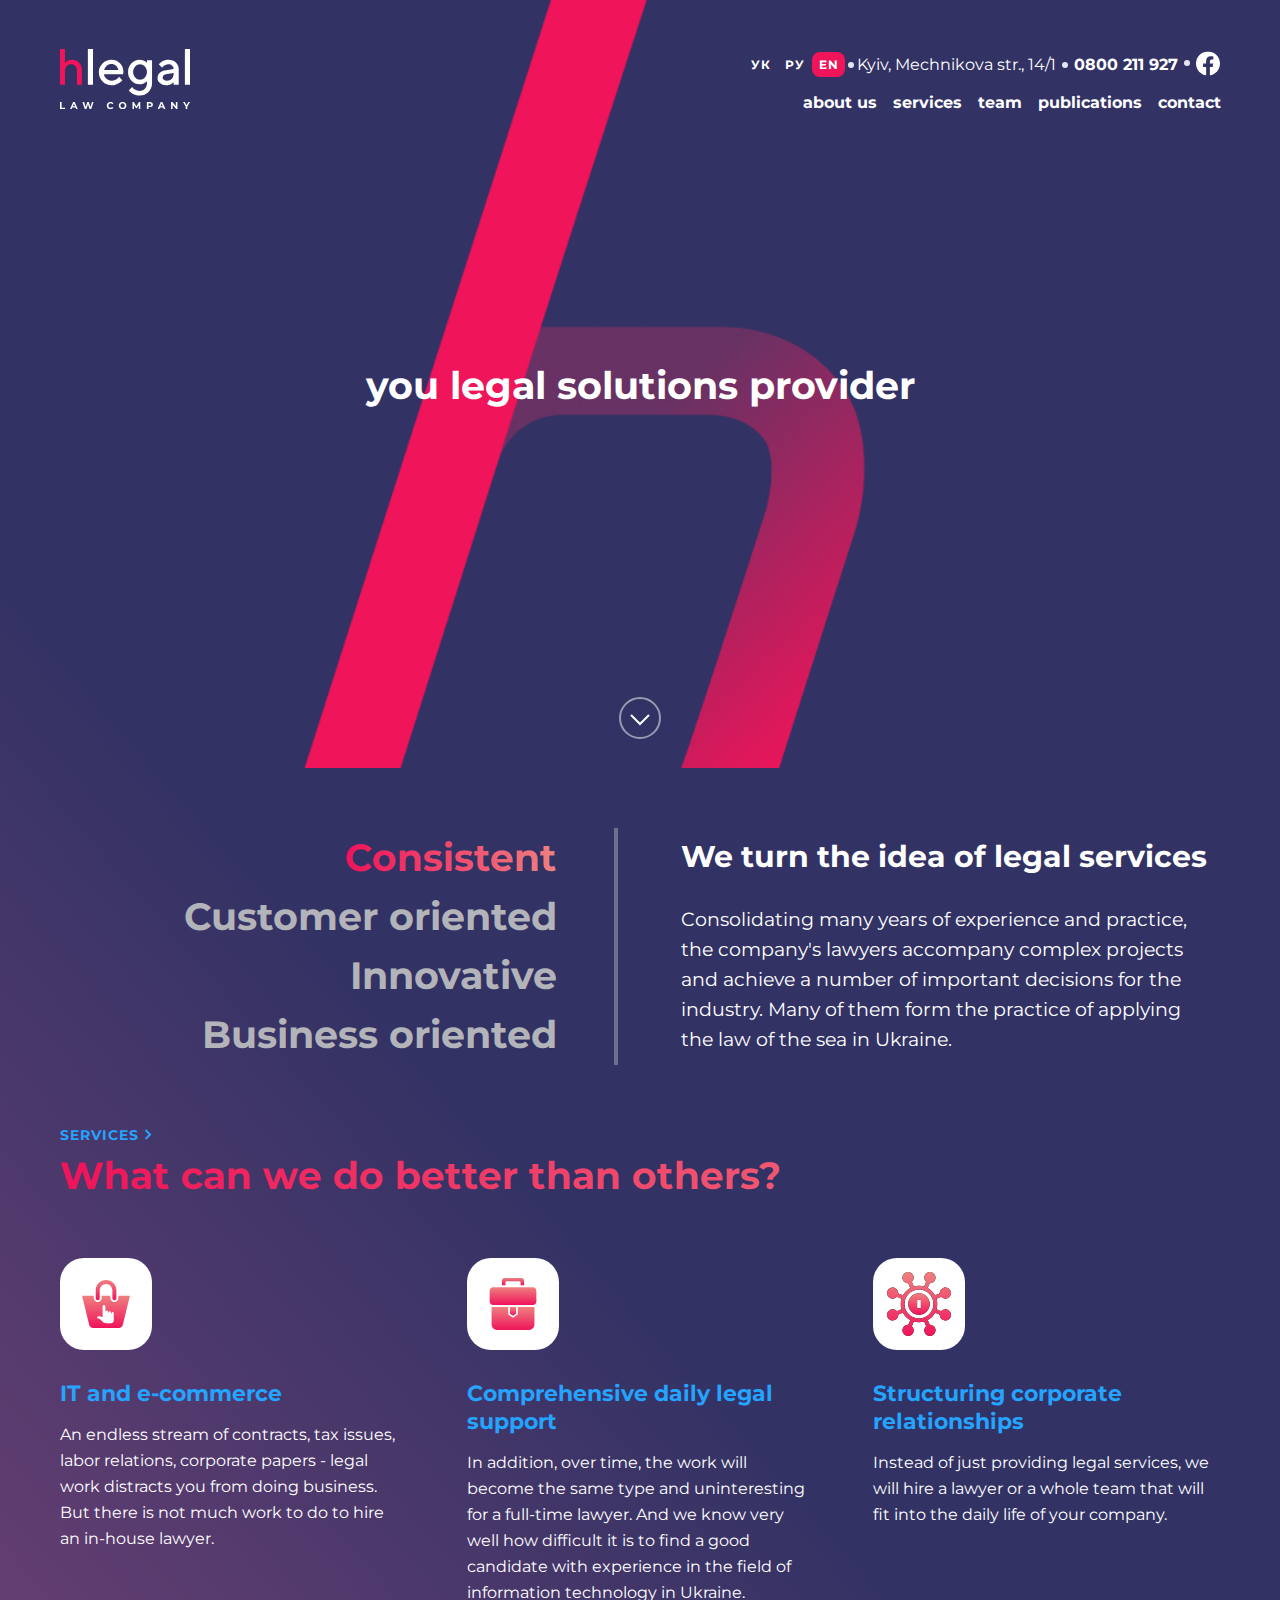
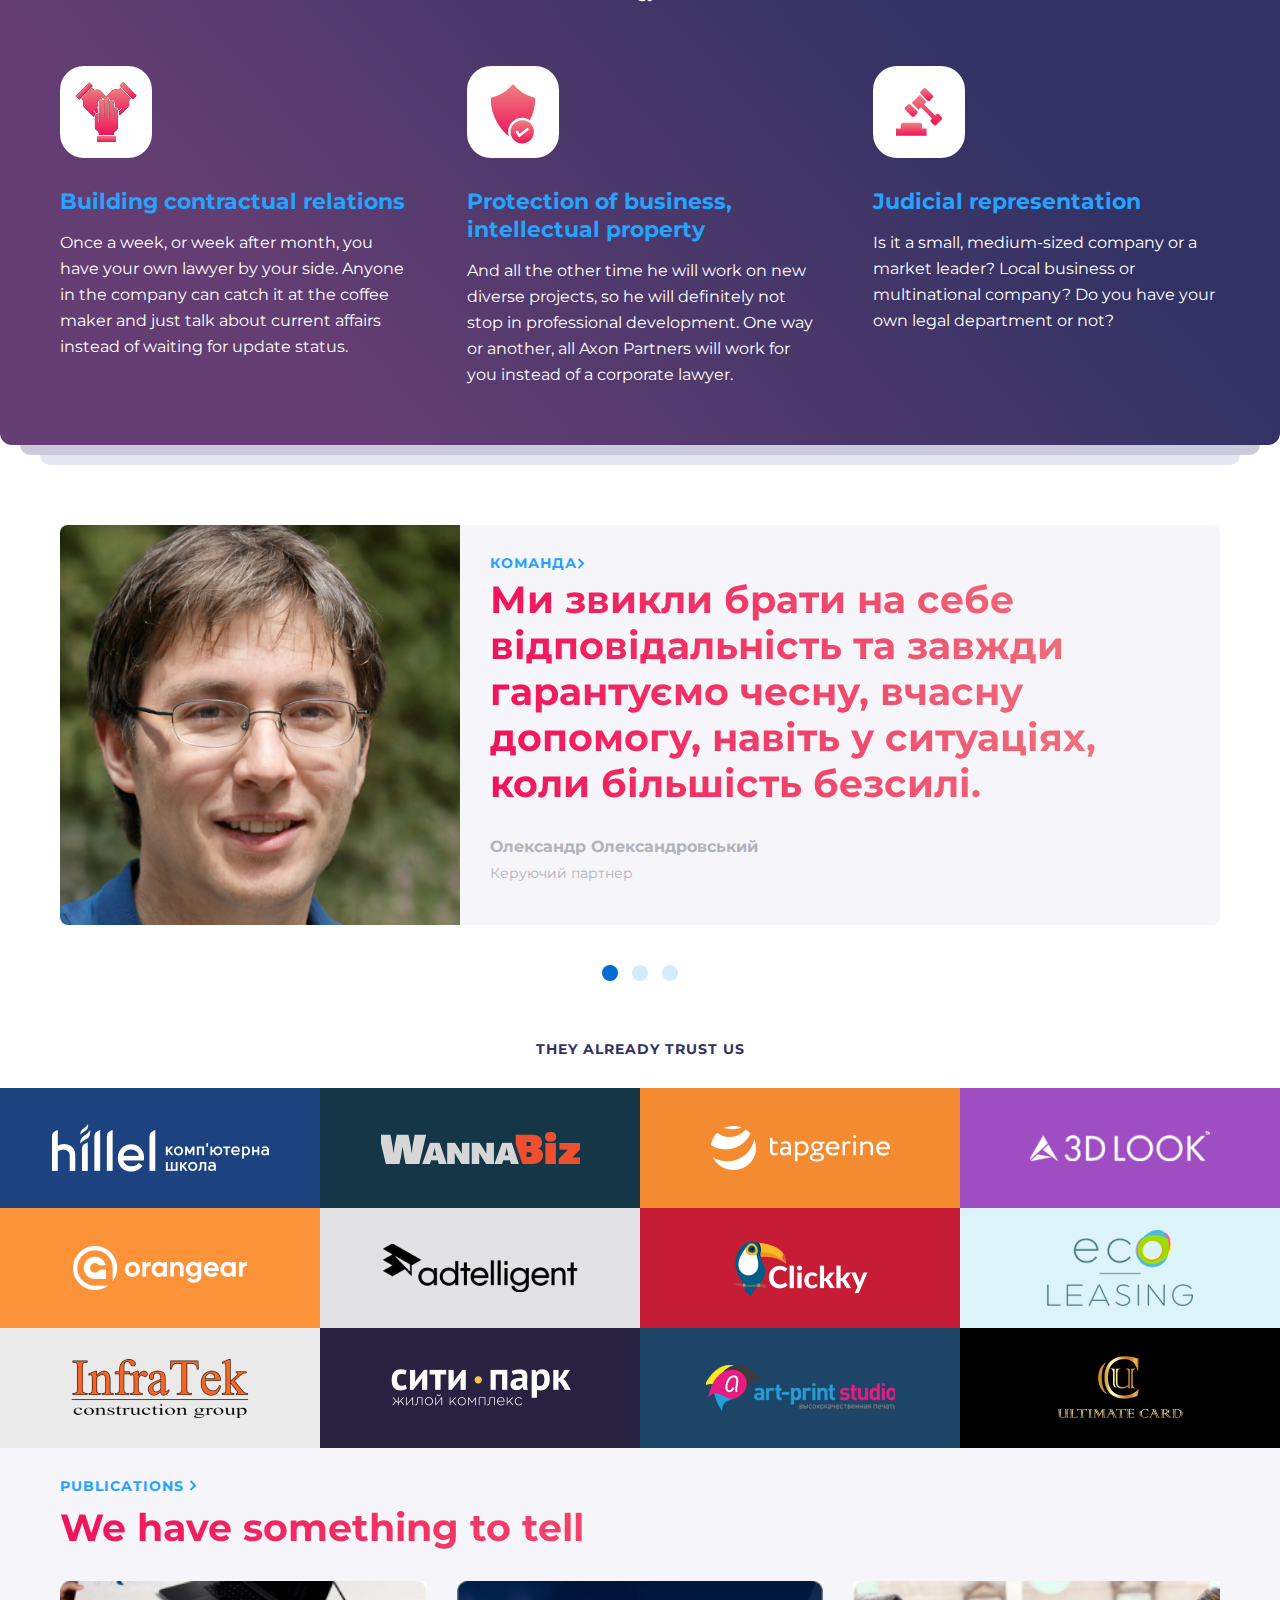
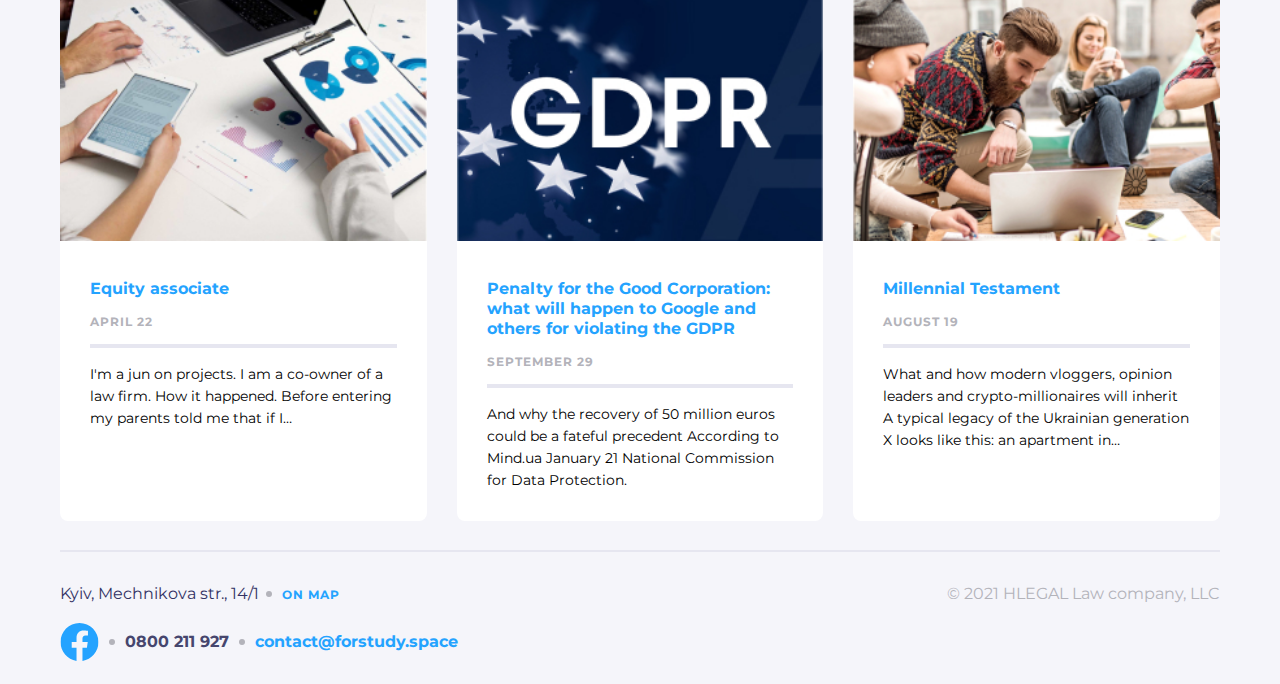
<file: app/index.html>
<!DOCTYPE html>
<html lang="en">
<head>
    <meta charset="UTF-8">
    <meta http-equiv="X-UA-Compatible" content="IE=edge">
    <meta name="viewport" content="width=device-width, initial-scale=1.0">
    <link rel="preload" as="font" href="fonts/montserrat-regular.woff2" type="font/woff2" crossorigin="anonymous">
    <link rel="preload" as="font" href="fonts/montserrat-bold.woff2" type="font/woff2" crossorigin="anonymous">
    <link rel="stylesheet" href="css/slick.css">
    <link rel="stylesheet" href="css/style.css">
    <title>Document</title>
</head>
<body class="body">
    <div class="header-background">
        <div class="header-background__img">
            <header class="header container-big">
                <div class="header__lang-contact">
                    <a class="header__lang-contact__btn" href="#">УК</a>
                    <a class="header__lang-contact__btn" href="#">РУ</a>
                    <a class="header__lang-contact__btn is-active" href="#">EN</a>
                    <p class="header__lang-contact__adress">Kyiv, Mechnikova str., 14/1</p>
                    <a class="header__lang-contact__phone" href="tel:0800211927">0800 211 927</a>
                    <a class="header__lang-contact__fb" href="#">
                        <svg width="24" height="25" viewBox="0 0 24 25" fill="none" xmlns="http://www.w3.org/2000/svg">
                            <g clip-path="url(#clip0_28051_1490)">
                                <path d="M24 12.5733C24 5.90541 18.6274 0.5 12 0.5C5.37258 0.5 0 5.90541 0 12.5733C0 18.5995 4.38823 23.5943 10.125 24.5V16.0633H7.07813V12.5733H10.125V9.91343C10.125 6.88755 11.9165 5.21615 14.6576 5.21615C15.9705 5.21615 17.3438 5.45195 17.3438 5.45195V8.42313H15.8306C14.3399 8.42313 13.875 9.35379 13.875 10.3086V12.5733H17.2031L16.6711 16.0633H13.875V24.5C19.6118 23.5943 24 18.5995 24 12.5733Z" fill="white"/>
                            </g>
                            <defs>
                                <clipPath id="clip0_28051_1490">
                                    <rect width="24" height="24" fill="white" transform="translate(0 0.5)"/>
                                </clipPath>
                            </defs>
                        </svg>
                    </a>
                </div>
                <div class="header__logo">
                    <a class="header__logo__mobile" href="#"><img src="img/logo_mobile.svg" alt="logo_mobile" width="74" height="57"></a>
                    <a class="header__logo__desktop" href="#"><img src="img/logo_desktop.svg" alt="logo_mobile" width="130" height="60"></a>
                </div>
                <button class="header__nav-btn" type="button"><img src="img/humburger_button.svg" alt="navigation_button"></button>
                <ul class="header__nav">
                    <li><a class="header__nav__link" href="about_us.html">about us</a></li>
                    <li><a class="header__nav__link" href="#">services</a></li>
                    <li><a class="header__nav__link" href="#">team</a></li>
                    <li><a class="header__nav__link" href="#">publications</a></li>
                    <li><a class="header__nav__link" href="#">contact</a></li>
                </ul>
            </header>
            <div class="first-blue-block container">
                <p class="first-blue-block__content">you legal solutions provider</p>
                <a class="first-blue-block_link" href="#third-blue-block__link">
                    <svg width="42" height="42" viewBox="0 0 42 42" fill="none" xmlns="http://www.w3.org/2000/svg">
                    <circle opacity="0.5" cx="21" cy="21" r="20" stroke="white" stroke-width="2"/>
                    <path d="M12 18L21 27L30 18" stroke="white" stroke-width="2"/>
                    </svg>
                </a>
            </div>
            <div class="second-blue-block container-big">
                <ul class="second-blue-block__nav">
                    <li><a class="is-active" href="#">Consistent</a></li>
                    <li><a href="#">Customer oriented</a></li>
                    <li><a href="#">Innovative</a></li>
                    <li><a href="#">Business oriented</a></li>
                </ul>
                <div class="second-blue-block__description">
                    <h2 class="second-blue-block__description__header">We turn the idea of legal services</h2>
                    <p class="second-blue-block__description__content">Consolidating many years of experience and practice, the company's lawyers accompany complex projects and achieve a number of important decisions for the industry. Many of them form the practice of applying the law of the sea in Ukraine.</p>
                </div>
                </div>
            <div class="third-blue-block container">
                <a id="third-blue-block__link" href="#">Services <img src="img/link_arrow.svg" alt="link_services"></a>
                <p class="third-blue-block__header">What can we do better than others?</p>
            </div>
            <div class="service-card-block container">
                <div class="service-card-blockd__card">
                    <img class="service-card-block__card__img" src="img/e-commerce_icon.svg" alt="e-commerce_icon">
                    <h3 class="service-card-block__card__card-header"><a href="#">IT and e-commerce</a></h3>
                    <p class="service-card-block__card__content">An endless stream of contracts, tax issues, labor relations, corporate papers - legal work distracts you from doing business. But there is not much work to do to hire an in-house lawyer.</p>
                </div>
                <div class="service-card-block__card">
                    <img class="service-card-block__card__img" src="img/legal_support_icon.svg" alt="e-commerce_icon">
                    <h3 class="service-card-block__card__card-header"><a href="#">Comprehensive daily legal support</a></h3>
                    <p class="service-card-block__card__content">In addition, over time, the work will become the same type and uninteresting for a full-time lawyer. And we know very well how difficult it is to find a good candidate with experience in the field of information technology in Ukraine.</p>
                </div>
                <div class="service-card-block__card">
                    <img class="service-card-block__card__img" src="img/corporate_relationship_icon.svg" alt="e-commerce_icon">
                    <h3 class="service-card-block__card__card-header"><a href="#">Structuring corporate relationships</a></h3>
                    <p class="service-card-block__card__content">Instead of just providing legal services, we will hire a lawyer or a whole team that will fit into the daily life of your company.</p>
                </div>
                <div class="service-card-block__card">
                    <img class="service-card-block__card__img" src="img/building_relations_icon.svg" alt="e-commerce_icon">
                    <h3 class="service-card-block__card__card-header"><a href="#">Building contractual relations</a></h3>
                    <p class="service-card-block__card__content">Once a week, or week after month, you have your own lawyer by your side. Anyone in the company can catch it at the coffee maker and just talk about current affairs instead of waiting for update status.</p>
                </div>
                <div class="service-card-block__card">
                    <img class="service-card-block__card__img" src="img/protection_icon.svg" alt="e-commerce_icon">
                    <h3 class="service-card-block__card__card-header"><a href="#">Protection of business, intellectual property</a></h3>
                    <p class="service-card-block__card__content">And all the other time he will work on new diverse projects, so he will definitely not stop in professional development. One way or another, all Axon Partners will work for you instead of a corporate lawyer.</p>
                </div>
                <div class="service-card-block__card">
                    <img class="service-card-block__card__img" src="img/judicial_icon.svg" alt="e-commerce_icon">
                    <h3 class="service-card-block__card__card-header"><a href="#">Judicial representation</a></h3>
                    <p class="service-card-block__card__content">Is it a small, medium-sized company or a market leader? Local business or multinational company? Do you have your own legal department or not?</p>
                </div>
            </div>
        </div>
    </div>
    <main>
        <div class="container">
            <div class="main-slider-block js-team-slider">
                <div class="main-slider-content">
                    <div class="main-slider-card">
                        <img class="main-slider-card__img" src="img/team_img.jpg" srcset="img/team_img@2x.jpg 2x" alt="team_img" width="528" height="528">
                        <div class="main-slider-card__content">
                            <a class="main-slider-card__content__link" href="#">команда <img src="img/link_arrow.svg" alt="team_link_arrow"></a>
                            <p class="main-slider-card__content__text">Ми звикли брати на себе відповідальність та завжди гарантуємо чесну, вчасну допомогу, навіть у ситуаціях, коли більшість безсилі.</p>
                            <p class="main-slider-card__content__name">Олександр Олександровський</p>
                            <p class="main-slider-card__content__profession">Керуючий партнер</p>
                        </div>
                    </div>
                </div>
                <div class="main-slider-content">
                    <div class="main-slider-card">
                        <img class="main-slider-card__img" src="img/team_girl_img.jpg" srcset="img/team_girl_img@2x.jpg 2x" alt="team_girl_img" width="528" height="528">
                        <div class="main-slider-card__content">
                            <a class="main-slider-card__content__link" href="#">команда <img src="img/link_arrow.svg" alt="team_link_arrow"></a>
                            <p class="main-slider-card__content__text">Ми звикли брати на себе відповідальність та завжди гарантуємо чесну, вчасну допомогу, навіть у ситуаціях, коли більшість безсилі.</p>
                            <p class="main-slider-card__content__name">Олена Кобзар</p>
                            <p class="main-slider-card__content__profession">Правовий партнер</p>
                        </div>
                    </div>
                </div>
                <div class="main-slider-content">
                    <div class="main-slider-card">
                        <img class="main-slider-card__img" src="img/team_boy_img.jpg" srcset="img/team_boy_img@2x.jpg 2x" alt="team_boy_img" width="528" height="528">
                        <div class="main-slider-card__content">
                            <a class="main-slider-card__content__link" href="#">команда <img src="img/link_arrow.svg" alt="team_link_arrow"></a>
                            <p class="main-slider-card__content__text">Ми звикли брати на себе відповідальність та завжди гарантуємо чесну, вчасну допомогу, навіть у ситуаціях, коли більшість безсилі.</p>
                            <p class="main-slider-card__content__name">Сергій Бін</p>
                            <p class="main-slider-card__content__profession">Асистент</p>
                        </div>
                    </div>
                </div>
             </div>
        </div>
         <section class="main-first-section container-big">
            <h3 class="main-first-section__headder">They already trust us</h3>
            <div class="main-first-section__content">
                <div class="main-first-section__content__hillel-img">
                    <img src="img/hillel_img.png" alt="hillel_img">
                </div>
                <div class="main-first-section__content__wanna-biz-img">
                    <img  src="img/wanna_biz_img.png" alt="wanna_biz_img">
                </div>
                <div class="main-first-section__content__tapgerine-img">
                    <img src="img/tapgerine_img.png" alt="tapgerine_img">
                </div>
                <div class="main-first-section__content__3d-look-img">
                    <img src="img/3d_look_img.png" alt="3d_look_img">
                </div>
                <div class="main-first-section__content__orangegear-img">
                    <img src="img/orangegear_img.png" alt="orangegear_img">
                </div>
                <div class="main-first-section__content__adtelige-img">
                    <img src="img/adtelige_img.png" alt="adtelige_img">
                </div>
                <div class="main-first-section__content__clickky-img">
                    <img src="img/clickky_img.png" alt="clickky_img">
                </div>
                <div class="main-first-section__content__ecol-easing-img">
                    <img src="img/ecol_easing_img.png" alt="ecol_easing_img">
                </div>
                <div class="main-first-section__content__infra-tek-img">
                    <img src="img/infra_tek_img.png" alt="infra_tek_img">
                </div>
                <div class="main-first-section__content__city-park-img">
                    <img src="img/city_park_img.png" alt="city_park_img">
                </div>
                <div class="main-first-section__content__art-print-studio-img">
                    <img src="img/art_print_studio_img.png" alt="art_print_studio_img">
                </div>
                <div class="main-first-section__content__ultimate-card-img">
                    <img src="img/ultimate_card_img.png" alt="ultimate_card_img">
                </div>
            </div>
         </section>
         <div class="main-second-section-background container">
            <section class="main-second-section">
                <a class="main-second-section__link" href="#">Publications <img src="img/link_arrow.svg" alt="team_link_arrow"></a>
                <h2 class="main-second-section__headder">We have something to tell</h2>
                <div class="main-second-section__card-block">
                    <div class="main-second-section__card">
                        <a href="#">
                            <picture>
                                <source class="main-second-section__card__img" media="(min-width:992px)" srcset="img/ecuity_associate_tablet_hd_img.jpg 1x, img/ecuity_associate_tablet_hd_img@2x.jpg 2x ">
                                <source class="main-second-section__card__img" media="(min-width:700px)" srcset="img/ecuity_associate_img.jpg 1x, img/ecuity_associate_tablet_sd_img@2x.jpg 2x ">
                                <img class="main-second-section__card__img" src="img/ecuity_associate_mobile.jpg" srcset="img/ecuity_associate_mobile@2x.jpg 2x" alt="ecuity_associate_img">
                            </picture>
                        </a>
                        <h3 class="main-second-section__card__headder"><a href="#">Equity associate</a></h3>
                        <p class="main-second-section__card__date">April 22</p>
                        <p class="main-second-section__card__description">I'm a jun on projects. I am a co-owner of a law firm. How it happened. Before entering my parents told me that if I…</p>
                    </div>
                    <div class="main-second-section__card">
                        <a href="#">
                            <picture>
                                <source class="main-second-section__card__img" media="(min-width:992px)" srcset="img/gdpr_tablet_hd_img.jpg 1x, img/gdpr_tablet_hd_img@2x.jpg 2x ">
                                <source class="main-second-section__card__img" media="(min-width:700px)" srcset="img/gdpr_img.jpg 1x, img/gdpr_tablet_sd_img@2x.jpg 2x ">
                                <img class="main-second-section__card__img" src="img/gdpr_img_mobile.jpg" srcset="img/gdpr_img_mobile@2x.jpg 2x" alt="gdpr_img">
                            </picture>
                        </a>
                        <h3 class="main-second-section__card__headder"><a href="#">Penalty for the Good Corporation: what will happen to Google and others for violating the GDPR</a></h3>
                        <p class="main-second-section__card__date">September 29</p>
                        <p class="main-second-section__card__description">And why the recovery of 50 million euros could be a fateful precedent According to Mind.ua January 21 National Commission for Data Protection.</p>
                    </div>
                    <div class="main-second-section__card third-card">
                        <a href="#">
                            <picture>
                                <source class="main-second-section__card__img third-card__img" media="(min-width:992px)" srcset="img/millennial_testment_tablet_hd_img.jpg 1x, img/millennial_testment_tablet_hd_img@2x.jpg 2x ">
                                <source class="main-second-section__card__img third-card__img" media="(min-width:700px)" srcset="img/millennial_testment_img.jpg 1x, img/millennial_testment_tablet_sd_img@2x.jpg 2x ">
                                <img class="main-second-section__card__img third-card__img" src="img/millennial_testment_mobile_img.jpg" srcset="img/millennial_testment_mobile_img@2x.jpg 2x" alt="millennial_testment_img">
                            </picture>
                        </a>
                        <h3 class="main-second-section__card__headder"><a href="#">Millennial Testament</a></h3>
                        <p class="main-second-section__card__date">August 19</p>
                        <p class="main-second-section__card__description">What and how modern vloggers, opinion leaders and crypto-millionaires will inherit A typical legacy of the Ukrainian generation X looks like this: an apartment in…</p>
                    </div>
                </div>
            </section>
         </div>
    </main>
    <div class="footer-background">
        <footer class="footer container">
            <div class="footer__adress-block">
                <p class="footer__adress-block__adress">Kyiv, Mechnikova str., 14/1</p>
                <a class="footer__adress-block__map" href="#">On map</a>
            </div>
            <div class="footer__contact-block">
                <a class="footer__contact-block__fb" href="#">
                    <svg width="39" height="38" viewBox="0 0 39 38" fill="none" xmlns="http://www.w3.org/2000/svg">
                        <g clip-path="url(#clip0_28051_320)">
                            <path d="M38.5 19.1161C38.5 8.55857 29.9934 0 19.5 0C9.00658 0 0.5 8.55857 0.5 19.1161C0.5 28.6575 7.44803 36.5659 16.5312 38V24.6419H11.707V19.1161H16.5312V14.9046C16.5312 10.1136 19.3678 7.46723 23.7078 7.46723C25.7866 7.46723 27.9609 7.84059 27.9609 7.84059V12.545H25.5651C23.2048 12.545 22.4688 14.0185 22.4688 15.5302V19.1161H27.7383L26.8959 24.6419H22.4688V38C31.552 36.5659 38.5 28.6575 38.5 19.1161Z" fill="#24A3FF"/>
                        </g>
                        <defs>
                        <clipPath id="clip0_28051_320">
                            <rect width="38" height="38" fill="white" transform="translate(0.5)"/>
                        </clipPath>
                        </defs>
                    </svg>
                </a>
                <a class="footer__contact-block__tel" href="tel:0800211927">0800 211 927</a>
                <a class="footer__contact-block__e-mail" href="mailto:contact@forstudy.space">contact@forstudy.space</a>
            </div>
            <p class="footer__company-name">© 2021 HLEGAL Law company, LLC</p>
        </footer>
    </div>
    <script
        src="https://code.jquery.com/jquery-3.6.0.min.js"
        integrity="sha256-/xUj+3OJU5yExlq6GSYGSHk7tPXikynS7ogEvDej/m4="
        crossorigin="anonymous">
    </script>
    <script src="js/all.js"></script>
</body>
</html>
</file>
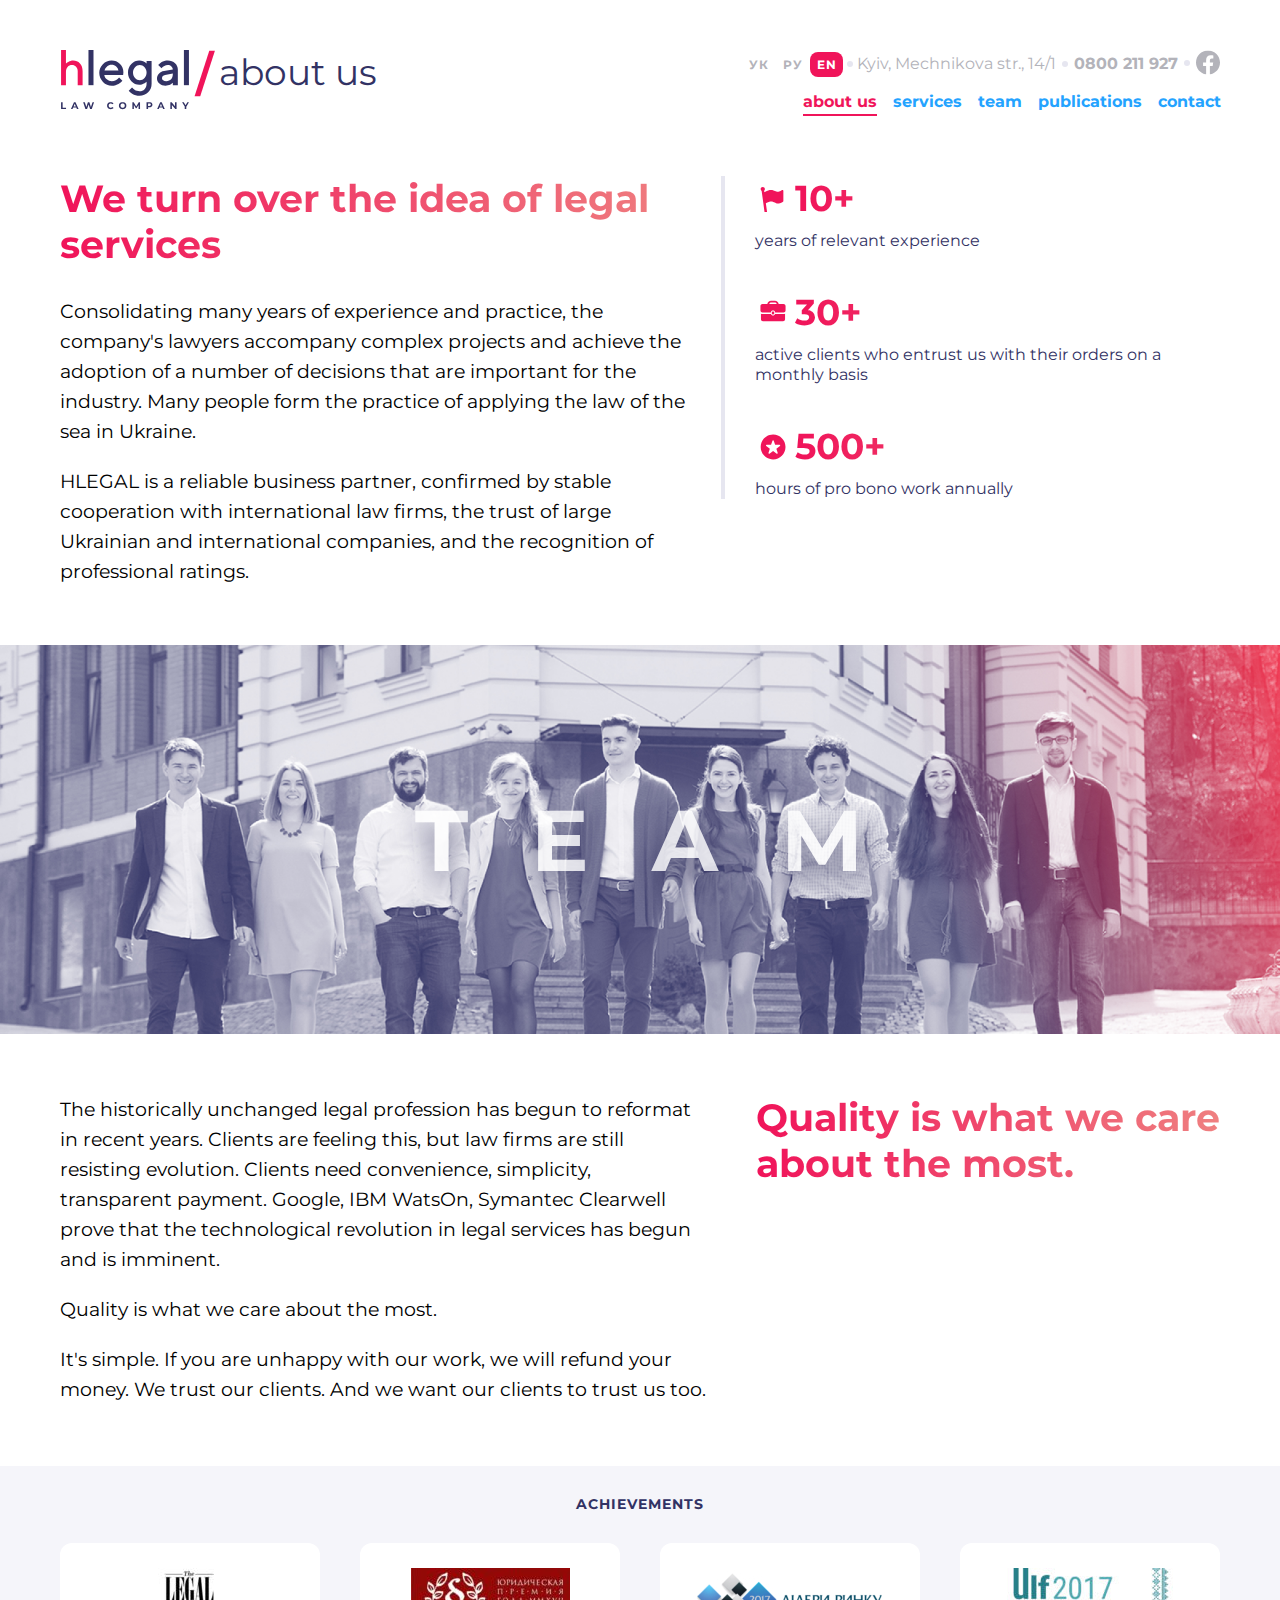
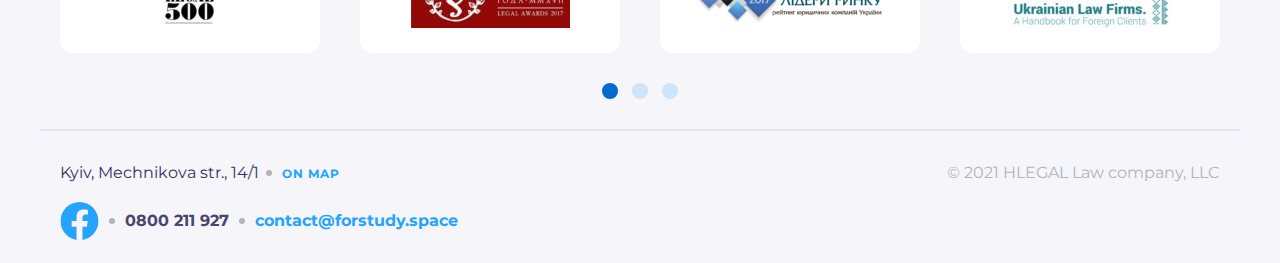
<file: app/about_us.html>
<!DOCTYPE html>
<html lang="en">
<head>
    <meta charset="UTF-8">
    <meta http-equiv="X-UA-Compatible" content="IE=edge">
    <meta name="viewport" content="width=device-width, initial-scale=1.0">
    <link rel="preload" as="font" href="fonts/montserrat-regular.woff2" type="font/woff2" crossorigin="anonymous">
    <link rel="preload" as="font" href="fonts/montserrat-bold.woff2" type="font/woff2" crossorigin="anonymous">
    <link rel="stylesheet" href="css/slick.css">
    <link rel="stylesheet" href="css/style_about_us.css">
    <title>Document</title>
</head>
<body class="body">
    <header class="header container-big">
        <div class="header__lang-contact">
            <a class="header__lang-contact__btn" href="#">УК</a>
            <a class="header__lang-contact__btn" href="#">РУ</a>
            <a class="header__lang-contact__btn is-active" href="#">EN</a>
            <p class="header__lang-contact__adress">Kyiv, Mechnikova str., 14/1</p>
            <a class="header__lang-contact__phone" href="tel:0800211927">0800 211 927</a>
            <a class="header__lang-contact__fb" href="#">
                <svg width="24" height="25" viewBox="0 0 24 25" fill="none" xmlns="http://www.w3.org/2000/svg">
                    <g clip-path="url(#clip0_28051_1490)">
                        <path d="M24 12.5733C24 5.90541 18.6274 0.5 12 0.5C5.37258 0.5 0 5.90541 0 12.5733C0 18.5995 4.38823 23.5943 10.125 24.5V16.0633H7.07813V12.5733H10.125V9.91343C10.125 6.88755 11.9165 5.21615 14.6576 5.21615C15.9705 5.21615 17.3438 5.45195 17.3438 5.45195V8.42313H15.8306C14.3399 8.42313 13.875 9.35379 13.875 10.3086V12.5733H17.2031L16.6711 16.0633H13.875V24.5C19.6118 23.5943 24 18.5995 24 12.5733Z" fill="white"/>
                    </g>
                    <defs>
                        <clipPath id="clip0_28051_1490">
                            <rect width="24" height="24" fill="white" transform="translate(0 0.5)"/>
                        </clipPath>
                    </defs>
                </svg>
            </a>
        </div>
        <div class="header__logo">
            <a class="header__logo__mobile" href="index.html" aria-label="logo"> <img src="img/logo_mobile_white_bkg.svg" alt="logo" width="70" height="32"> </a>
            <a class="header__logo__desktop" href="index.html" aria-label="logo"> <img src="img/logo_desktop_white_bkg.svg" alt="logo" width="130" height="60"> </a>
            <!-- <img class="header__logo__slash" src="img/slash_img.svg" alt="slash_img"> -->
            <span class="header__logo__bread-crumbs">about us</span>
        </div>
        <button class="header__nav-btn" type="button">
            <svg width="32" height="33" viewBox="0 0 32 33" fill="none" xmlns="http://www.w3.org/2000/svg">
                <path d="M7 10.5H25" stroke="white" stroke-width="2"/>
                <path d="M7 16.5H25" stroke="white" stroke-width="2"/>
                <path d="M7 22.5H25" stroke="white" stroke-width="2"/>
            </svg>
        </button>
        <ul class="header__nav">
            <li><a class="header__nav__link header__nav__link-is-active" href="#">about us</a></li>
            <li><a class="header__nav__link" href="#">services</a></li>
            <li><a class="header__nav__link" href="#">team</a></li>
            <li><a class="header__nav__link" href="#">publications</a></li>
            <li><a class="header__nav__link" href="#">contact</a></li>
        </ul>
    </header>
    <main>
        <div class="main__first-block container">
            <div class="main__first-block">
                <div class="main__first-card">
                    <p class="main__first-card__header">We turn over the idea of legal services</p>
                    <p class="main__first-card__content">Consolidating many years of experience and practice, the company's lawyers accompany complex projects and achieve the adoption of a number of decisions that are important for the industry. Many people form the practice of applying the law of the sea in Ukraine.</p>
                    <p class="main__first-card__content">HLEGAL is a reliable business partner, confirmed by stable cooperation with international law firms, the trust of large Ukrainian and international companies, and the recognition of professional ratings.</p>
                </div>
                <ul class="main__first-list">
                    <li class="main__first-list__element">
                        <p class="main__first-list__number main__first-list-first-element">10+</p>
                        <p class="main__first-list__content">years of relevant experience</p>
                    </li>
                    <li class="main__first-list__element">
                        <p class="main__first-list__number main__first-list-second-element">30+</p>
                        <p class="main__first-list__content">active clients who entrust us with their orders on a monthly basis</p>
                    </li>
                    <li class="main__first-list__element main__first-list__last-element">
                        <p class="main__first-list__number main__first-list-third-element">500+</p>
                        <p class="main__first-list__content main__first-list__content-third">hours of pro bono work annually</p>
                    </li>
                </ul>
            </div>
        </div>
        <div class="main__team-slider-background container-big">
            <img class="main__team-slider-img" src="img/team_slider.jpg" srcset="img/team_slider@2x.jpg 2x" alt="team_slider" width="3840" height="1168">
            <p class="main__team-slider-content">Team</p>
        </div>
        <div class="main__second-block container">
            <div class="main__second-content-block">
                <p class="main__second-content-block__content">The historically unchanged legal profession has begun to reformat in recent years. Clients are feeling this, but law firms are still resisting evolution. Clients need convenience, simplicity, transparent payment. Google, IBM WatsOn, Symantec Clearwell prove that the technological revolution in legal services has begun and is imminent.</p>
                <p class="main__second-content-block__content">Quality is what we care about the most.</p>
                <p class="main__second-content-block__content">It's simple. If you are unhappy with our work, we will refund your money. We trust our clients. And we want our clients to trust us too.</p>
            </div>
            <p class="main__second-block__header">Quality is what we care about the most.</p>
        </div>
        <div class="main__achievements-slider-block container">
            <p class="main__achievements-slider-header">achievements</p>
            <div class="main__achievements-slider js-achievements-slider">
                <div class="main__achievements-slider__card">
                    <img class="main__achievements-slider__img" src="img/legal_img.png" alt="legal_img" width="80" height="60">
                </div>
                <div class="main__achievements-slider__card">
                <img class="main__achievements-slider__img" src="img/juridical_award_img.jpg" alt="juridical_award_img" width="159" height="60">
                </div>
                <div class="main__achievements-slider__card">
                <img class="main__achievements-slider__img" src="img/liders_img.jpg" alt="liders_img" width="195" height="60">
                </div>
                <div class="main__achievements-slider__card">
                <img class="main__achievements-slider__img" src="img/ukrainian_law_firms_img.jpg" alt="ukrainian_law_firms_img" width="166" height="60">
                </div>
                <div class="main__achievements-slider__card">
                <img class="main__achievements-slider__img" src="img/juridical_award_img.jpg" alt="juridical_award_img" width="159" height="60">
                </div>
                <div class="main__achievements-slider__card">
                <img class="main__achievements-slider__img" src="img/liders_img.jpg" alt="liders_img" width="195" height="60">
                </div>
            </div>
        </div>
    </main>
    <div class="footer-background">
        <footer class="footer container">
            <div class="footer__adress-block">
                <p class="footer__adress-block__adress">Kyiv, Mechnikova str., 14/1</p>
                <a class="footer__adress-block__map" href="#">On map</a>
            </div>
            <div class="footer__contact-block">
                <a class="footer__contact-block__fb" href="#">
                    <svg width="39" height="38" viewBox="0 0 39 38" fill="none" xmlns="http://www.w3.org/2000/svg">
                        <g clip-path="url(#clip0_28051_320)">
                            <path d="M38.5 19.1161C38.5 8.55857 29.9934 0 19.5 0C9.00658 0 0.5 8.55857 0.5 19.1161C0.5 28.6575 7.44803 36.5659 16.5312 38V24.6419H11.707V19.1161H16.5312V14.9046C16.5312 10.1136 19.3678 7.46723 23.7078 7.46723C25.7866 7.46723 27.9609 7.84059 27.9609 7.84059V12.545H25.5651C23.2048 12.545 22.4688 14.0185 22.4688 15.5302V19.1161H27.7383L26.8959 24.6419H22.4688V38C31.552 36.5659 38.5 28.6575 38.5 19.1161Z" fill="#24A3FF"/>
                        </g>
                        <defs>
                        <clipPath id="clip0_28051_320">
                            <rect width="38" height="38" fill="white" transform="translate(0.5)"/>
                        </clipPath>
                        </defs>
                    </svg>
                </a>
                <a class="footer__contact-block__tel" href="tel:0800211927">0800 211 927</a>
                <a class="footer__contact-block__e-mail" href="mailto:contact@forstudy.space">contact@forstudy.space</a>
            </div>
            <p class="footer__company-name">© 2021 HLEGAL Law company, LLC</p>
        </footer>
    </div>
    <script
        src="https://code.jquery.com/jquery-3.6.0.min.js"
        integrity="sha256-/xUj+3OJU5yExlq6GSYGSHk7tPXikynS7ogEvDej/m4="
        crossorigin="anonymous">
    </script>
    <script src="js/all.js"></script>
</body>
</html>
</file>
<file: app/css/style.css>
@font-face {
  font-family: 'montserrat';
  src: url("../fonts/montserrat-regular.woff2") format("woff2");
  src: url("../fonts/montserrat-regular.woff") format("woff");
  font-weight: 400;
  font-style: normal;
}

@font-face {
  font-family: 'montserrat';
  src: url("../fonts/montserrat-bold.woff2") format("woff2");
  src: url("../fonts/montserrat-bold.woff") format("woff");
  font-weight: 700;
  font-style: normal;
}

* {
  -webkit-box-sizing: border-box;
          box-sizing: border-box;
  margin: 0;
}

html {
  scroll-behavior: smooth;
}

.body {
  font-family: 'montserrat', Arial, sans-serif;
  font-weight: 400;
  font-size: 16px;
  line-height: 26px;
  font-style: normal;
}

.container {
  min-width: 375px;
  max-width: 1320px;
  margin: 0 auto;
  padding: 0 30px;
}

.container-big {
  min-width: 375px;
  max-width: 1320px;
  margin: 0 auto;
}

@media screen and (min-width: 700px) {
  .container {
    padding: 0 60px;
  }
}

.header-background {
  background: linear-gradient(228.57deg, #323264 11.93%, #323264 57.17%, #643E72 87.46%);
  border-radius: 0px 0px 12px 12px;
  padding-bottom: 32px;
  position: relative;
  margin-bottom: 50px;
}

.header-background__img {
  background-image: url(../img/h_background_mobile.png);
  background-repeat: no-repeat;
  background-position: top center;
}

.header-background::after {
  content: '';
  position: absolute;
  height: 10px;
  background: #CACADB;
  left: 20px;
  right: 20px;
  bottom: -10px;
  border-radius: 0px 0px 12px 12px;
}

.header-background::before {
  content: '';
  position: absolute;
  height: 10px;
  background: #E7E7F2;
  left: 40px;
  right: 40px;
  bottom: -20px;
  border-radius: 0px 0px 12px 12px;
}

.header {
  display: grid;
  grid: -webkit-min-content -webkit-min-content / 45px 102px;
  grid: min-content min-content / 45px 102px;
  -webkit-box-pack: justify;
      -ms-flex-pack: justify;
          justify-content: space-between;
  -webkit-box-align: center;
      -ms-flex-align: center;
          align-items: center;
  margin-bottom: 123px;
}

.header .header__lang-contact {
  grid-column-start: 1;
  grid-column-end: 3;
  display: -webkit-box;
  display: -ms-flexbox;
  display: flex;
  padding: 10px 15px;
  background: rgba(245, 245, 250, 0.2);
}

.header .header__lang-contact__btn {
  text-decoration: none;
  font-weight: 700;
  font-size: 12px;
  line-height: 15px;
  -ms-flex-item-align: center;
      align-self: center;
  letter-spacing: 1px;
  color: #FFFFFF;
  padding: 5px 7px;
  background: transparent;
  border: none;
}

.header .header__lang-contact__btn:not(.is-active):hover {
  background: rgba(255, 255, 255, 0.2);
  border-radius: 8px;
}

.header .header__lang-contact__btn.is-active {
  width: 33px;
  height: 25px;
  background-color: #f0145a;
  border-radius: 8px;
}

.header .header__lang-contact__adress {
  display: none;
}

.header .header__lang-contact__phone {
  -ms-flex-item-align: center;
      align-self: center;
  text-decoration: none;
  font-weight: 700;
  font-size: 16px;
  line-height: 20px;
  margin-left: auto;
  color: #FFFFFF;
}

.header .header__lang-contact__fb {
  display: none;
}

@media screen and (min-width: 700px) {
  .header .header__lang-contact {
    grid-column-start: 1;
    grid-column-end: 2;
    padding: 49px 60px 10px;
    background: none;
    margin-bottom: 18px;
  }
  .header .header__lang-contact__adress {
    display: -webkit-box;
    display: -ms-flexbox;
    display: flex;
    -webkit-box-align: center;
        -ms-flex-align: center;
            align-items: center;
    line-height: 20px;
    color: #FFFFFF;
  }
  .header .header__lang-contact__phone {
    display: -webkit-box;
    display: -ms-flexbox;
    display: flex;
    -webkit-box-align: center;
        -ms-flex-align: center;
            align-items: center;
    margin-left: 0;
  }
  .header .header__lang-contact__fb {
    display: -webkit-box;
    display: -ms-flexbox;
    display: flex;
    -webkit-box-align: center;
        -ms-flex-align: center;
            align-items: center;
    margin-bottom: 3px;
  }
  .header .header__lang-contact__fb:hover path {
    fill: #f0145a;
  }
  .header .header__lang-contact__adress::before, .header .header__lang-contact__phone::before, .header .header__lang-contact__fb::before {
    content: "";
    background-color: #e6e6f0;
    border-radius: 50%;
    width: 6px;
    height: 6px;
    margin: 0 6px;
  }
}

@media screen and (min-width: 992px) {
  .header .header__lang-contact {
    grid-column: 2 / 3;
    padding: 0;
    margin: 0 60px 0 auto;
  }
  .header .header__lang-contact__adress::before {
    margin: 0 3px;
  }
}

.header__logo__mobile {
  display: block;
  margin-left: 15px;
}

.header__logo__desktop {
  display: none;
}

.header .header__nav-btn {
  justify-self: end;
  background-color: transparent;
  border: none;
  padding: 0 15px;
}

.header .header__nav-btn:hover {
  background: #e6e6f0;
  border-radius: 8px;
}

@media screen and (min-width: 700px) {
  .header .header__nav-btn {
    display: none;
  }
}

.header .header__nav {
  display: none;
  font-weight: 700;
  line-height: 20px;
  color: #FFFFFF;
}

@media screen and (min-width: 700px) {
  .header .header__nav {
    display: -webkit-box;
    display: -ms-flexbox;
    display: flex;
    padding-left: 60px;
    list-style: none;
  }
  .header .header__nav li {
    margin-right: 16px;
  }
  .header .header__nav a {
    text-decoration: none;
  }
  .header .header__nav a:hover {
    -webkit-box-shadow: 0 2px #FFFFFF;
            box-shadow: 0 2px #FFFFFF;
  }
  .header .header__nav__link {
    display: inline-block;
    font-weight: 700;
    line-height: 20px;
    color: #FFFFFF;
  }
}

@media screen and (min-width: 992px) {
  .header .header__nav {
    grid-row: -1 / -2;
    padding: 0;
    margin: 0 43px 0 auto;
    align-self: start;
  }
}

@media screen and (min-width: 700px) {
  .header-background {
    padding-bottom: 57px;
    margin-bottom: 80px;
  }
  .header-background__img {
    background-size: auto 1024px;
  }
  .header {
    grid: -webkit-min-content -webkit-min-content -webkit-min-content / 1fr;
    grid: min-content min-content min-content / 1fr;
    margin-bottom: 275px;
  }
  .header__logo__mobile {
    display: none;
  }
  .header__logo__desktop {
    display: block;
    margin: 0 60px 23px;
  }
}

@media screen and (min-width: 992px) {
  .header-background__img {
    background-size: auto 768px;
  }
  .header {
    grid: -webkit-min-content -webkit-min-content / -webkit-min-content 1fr;
    grid: min-content min-content / min-content 1fr;
    margin-bottom: 223px;
    padding-top: 37px;
  }
  .header__logo {
    grid-row: 1 / 3;
    padding-top: 12px;
  }
}

.first-blue-block__content {
  font-weight: 700;
  font-size: 38px;
  line-height: 46px;
  text-align: center;
  color: #FFFFFF;
  margin-bottom: 160px;
}

.first-blue-block_link {
  display: block;
  text-align: center;
  margin-bottom: 45px;
}

.first-blue-block_link:hover circle {
  stroke: #f0145a;
}

.first-blue-block_link:hover path {
  stroke: #f0145a;
}

@media screen and (min-width: 700px) {
  .first-blue-block__content {
    margin-bottom: 417px;
  }
  .first-blue-block_link {
    margin-bottom: 80px;
  }
}

@media screen and (min-width: 992px) {
  .first-blue-block__content {
    margin-bottom: 288px;
  }
  .first-blue-block_link {
    margin-bottom: 81px;
  }
}

.second-blue-block__nav {
  display: -webkit-box;
  display: -ms-flexbox;
  display: flex;
  overflow: auto;
  -ms-overflow-style: none;
  scrollbar-width: none;
  list-style: none;
  padding: 0;
  margin-bottom: 9px;
  margin-left: 30px;
}

.second-blue-block__nav::-webkit-scrollbar {
  width: 0;
  background: transparent;
}

.second-blue-block__nav a {
  white-space: nowrap;
  margin-right: 30px;
  text-decoration: none;
  font-weight: 700;
  font-size: 30px;
  line-height: 46px;
  color: #b3b3ba;
}

.second-blue-block__nav a.is-active {
  background-image: linear-gradient(90.13deg, #F0145A 0.84%, #EF8080 99.96%);
  -webkit-background-clip: text;
          background-clip: text;
  -webkit-text-fill-color: transparent;
}

.second-blue-block__description__header {
  font-weight: 700;
  font-size: 20px;
  line-height: 24px;
  color: #FFFFFF;
  border-top: 4px solid rgba(255, 255, 255, 0.3);
  padding-top: 30px;
  margin: 0 30px 31px;
}

.second-blue-block__description__content {
  font-size: 19px;
  line-height: 30px;
  color: #FFFFFF;
  margin: 0 30px 25px;
}

@media screen and (min-width: 700px) {
  .second-blue-block__nav {
    margin-left: 60px;
    margin-bottom: 43px;
  }
  .second-blue-block__nav a {
    font-size: 38px;
  }
  .second-blue-block__description__header {
    margin: 0 60px 37px;
    padding-top: 67px;
    font-size: 30px;
  }
  .second-blue-block__description__content {
    margin: 0 60px 55px;
  }
}

@media screen and (min-width: 992px) {
  .second-blue-block {
    display: -webkit-box;
    display: -ms-flexbox;
    display: flex;
    margin-bottom: 57px;
  }
  .second-blue-block__nav {
    width: 48%;
    -webkit-box-orient: vertical;
    -webkit-box-direction: normal;
        -ms-flex-direction: column;
            flex-direction: column;
    -webkit-box-align: end;
        -ms-flex-align: end;
            align-items: flex-end;
    margin: 0;
    padding: 0 57px;
    -ms-flex-pack: distribute;
        justify-content: space-around;
  }
  .second-blue-block__nav a {
    margin: auto;
  }
  .second-blue-block__description {
    width: 52%;
    -webkit-box-orient: vertical;
    -webkit-box-direction: normal;
        -ms-flex-direction: column;
            flex-direction: column;
    border-left: 4px solid rgba(255, 255, 255, 0.3);
    padding: 10px 63px;
  }
  .second-blue-block__description__header {
    line-height: 37px;
    border: none;
    padding: 0;
    margin: 0 0 30px 0;
  }
  .second-blue-block__description__content {
    margin: 0;
  }
}

.third-blue-block__header {
  font-weight: 700;
  font-size: 30px;
  line-height: 37px;
  background: linear-gradient(90.13deg, #F0145A 0.84%, #EF8080 99.96%);
  -webkit-background-clip: text;
          background-clip: text;
  -webkit-text-fill-color: transparent;
  margin: 5px 0 30px;
}

#third-blue-block__link {
  text-decoration: none;
  font-weight: 700;
  font-size: 14px;
  line-height: 17px;
  letter-spacing: 1px;
  text-transform: uppercase;
  color: #24a3ff;
}

#third-blue-block__link:hover img {
  -webkit-transform: translateX(50%);
          transform: translateX(50%);
  -webkit-transition-duration: 0.5s;
          transition-duration: 0.5s;
}

@media screen and (min-width: 700px) {
  .third-blue-block__header {
    margin-bottom: 59px;
    font-size: 38px;
    line-height: 46px;
  }
}

.service-card-block__card__img {
  padding: 14px;
  width: 92px;
  height: 92px;
  background: #FFFFFF;
  border-radius: 24px;
  margin-bottom: 22px;
}

.service-card-block__card__card-header {
  margin-bottom: 14px;
}

.service-card-block__card__card-header a {
  font-weight: 700;
  font-size: 22px;
  line-height: 27px;
  color: #24a3ff;
  text-decoration: none;
}

.service-card-block__card__card-header a:hover {
  font-size: 25px;
}

.service-card-block__card__content {
  color: #FFFFFF;
  margin-bottom: 29px;
}

@media screen and (min-width: 700px) {
  .service-card-block {
    display: grid;
    grid: -webkit-min-content -webkit-min-content -webkit-min-content / 1fr 1fr;
    grid: min-content min-content min-content / 1fr 1fr;
    gap: 60px;
  }
  .service-card-block__card__content {
    margin: 0;
  }
}

@media screen and (min-width: 992px) {
  .service-card-block {
    display: grid;
    grid: -webkit-min-content -webkit-min-content / 1fr 1fr 1fr;
    grid: min-content min-content / 1fr 1fr 1fr;
    gap: 60px;
  }
}

.main-slider-card {
  margin-bottom: 30px;
}

.main-slider-card__img {
  display: block;
  border-radius: 12px 12px 0 0;
  width: 100%;
  height: 500px;
  -o-object-fit: cover;
     object-fit: cover;
}

.main-slider-card__content {
  background: #f5f5fa;
  border-radius: 0 0 12px 12px;
  word-wrap: break-word;
  padding: 30px;
  margin-bottom: 30px;
}

.main-slider-card__content__link {
  display: -webkit-box;
  display: -ms-flexbox;
  display: flex;
  text-decoration: none;
  font-weight: 700;
  font-size: 14px;
  line-height: 17px;
  letter-spacing: 1px;
  text-transform: uppercase;
  color: #24a3ff;
  margin-bottom: 5px;
}

.main-slider-card__content__link:hover img {
  -webkit-transform: translateX(50%);
          transform: translateX(50%);
  -webkit-transition-duration: 0.5s;
          transition-duration: 0.5s;
  -webkit-transition-property: -webkit-transform;
  transition-property: -webkit-transform;
  transition-property: transform;
  transition-property: transform, -webkit-transform;
}

.main-slider-card__content__text {
  font-weight: 700;
  font-size: 30px;
  line-height: 37px;
  background: linear-gradient(90.13deg, #F0145A 0.84%, #EF8080 99.96%);
  -webkit-background-clip: text;
          background-clip: text;
  margin-bottom: 30px;
  -webkit-text-fill-color: transparent;
}

.main-slider-card__content__name {
  font-weight: 700;
  font-size: 16px;
  line-height: 20px;
  color: #b3b3ba;
  margin-bottom: 5px;
}

.main-slider-card__content__profession {
  font-size: 14px;
  line-height: 22px;
  color: #b3b3ba;
}

.main-slider-card__buttons {
  list-style: none;
  display: -webkit-box;
  display: -ms-flexbox;
  display: flex;
  -webkit-box-pack: center;
      -ms-flex-pack: center;
          justify-content: center;
  padding: 0;
}

.main-slider-card__buttons li {
  margin: 0 7px;
}

.main-slider-card__buttons .slick-active button {
  background: #006ccf;
  opacity: 1;
}

.main-slider-card__buttons button {
  font-size: 0;
  cursor: pointer;
  width: 16px;
  height: 16px;
  border-radius: 50%;
  border: none;
  background: #24a3ff;
  opacity: 0.2;
}

.main-slider-card__buttons button:hover {
  background: #0085ff;
  opacity: 1;
}

@media screen and (min-width: 700px) {
  .main-slider-card__content__text {
    font-size: 38px;
    line-height: 46px;
    -webkit-background-clip: text;
            background-clip: text;
  }
}

@media screen and (min-width: 992px) {
  .main-slider-card {
    display: grid;
    grid: auto -webkit-min-content / 400px 1fr;
    grid: auto min-content / 400px 1fr;
    -webkit-box-pack: center;
        -ms-flex-pack: center;
            justify-content: center;
    margin-bottom: 30px;
  }
  .main-slider-card__img {
    height: -webkit-fill-available;
    height: -moz-available;
    height: stretch;
    border-radius: 8px 0 0 8px;
  }
  .main-slider-card__content {
    border-radius: 0 8px 8px 0;
    margin: 0;
  }
  .main-slider-card__buttons {
    grid-column: 1 / span 2;
  }
}

.main-first-section {
  padding-top: 60px;
}

.main-first-section__headder {
  font-weight: 700;
  font-size: 14px;
  line-height: 17px;
  letter-spacing: 1px;
  text-transform: uppercase;
  text-align: center;
  color: #323264;
  margin-bottom: 30px;
}

.main-first-section__content__hillel-img {
  display: grid;
  place-content: center;
  height: 120px;
  background: #1C4280;
}

.main-first-section__content__wanna-biz-img {
  display: grid;
  place-content: center;
  height: 120px;
  background: #143646;
}

.main-first-section__content__tapgerine-img {
  display: grid;
  place-content: center;
  height: 120px;
  background: #F48B30;
}

.main-first-section__content__3d-look-img {
  display: grid;
  place-content: center;
  height: 120px;
  background: #9E4DC3;
}

.main-first-section__content__orangegear-img {
  display: grid;
  place-content: center;
  height: 120px;
  background: #FD9339;
}

.main-first-section__content__adtelige-img {
  display: grid;
  place-content: center;
  height: 120px;
  background: #E2E2E4;
}

.main-first-section__content__clickky-img {
  display: none;
}

.main-first-section__content__ecol-easing-img {
  display: none;
}

.main-first-section__content__infra-tek-img {
  display: none;
}

.main-first-section__content__city-park-img {
  display: none;
}

.main-first-section__content__art-print-studio-img {
  display: none;
}

.main-first-section__content__ultimate-card-img {
  display: none;
}

@media screen and (min-width: 700px) {
  .main-first-section__content {
    display: grid;
    grid: repeat(4, 120px)/repeat(3, 1fr);
  }
  .main-first-section__content__clickky-img {
    display: grid;
    place-content: center;
    height: 120px;
    background: #C71C36;
  }
  .main-first-section__content__ecol-easing-img {
    display: grid;
    place-content: center;
    height: 120px;
    background: #DCF3F9;
  }
  .main-first-section__content__infra-tek-img {
    display: grid;
    place-content: center;
    height: 120px;
    background: #EAEAEA;
  }
  .main-first-section__content__city-park-img {
    display: grid;
    place-content: center;
    height: 120px;
    background: #282240;
  }
  .main-first-section__content__art-print-studio-img {
    display: grid;
    place-content: center;
    height: 120px;
    background: #1D4568;
  }
  .main-first-section__content__ultimate-card-img {
    display: grid;
    place-content: center;
    height: 120px;
    background: #000000;
  }
}

@media screen and (min-width: 992px) {
  .main-first-section__content {
    display: grid;
    grid: repeat(3, 120px)/repeat(4, 1fr);
  }
}

.main-second-section-background {
  background: #f5f5fa;
  padding-top: 25px;
}

.main-second-section {
  border-bottom: 2px solid #e6e6f0;
}

.main-second-section__link {
  text-decoration: none;
  font-weight: 700;
  font-size: 14px;
  line-height: 17px;
  letter-spacing: 1px;
  text-transform: uppercase;
  color: #24a3ff;
  margin-bottom: 5px;
}

.main-second-section__link:hover img {
  -webkit-transform: translateX(50%);
          transform: translateX(50%);
  -webkit-transition-duration: 0.5s;
          transition-duration: 0.5s;
  -webkit-transition-property: -webkit-transform;
  transition-property: -webkit-transform;
  transition-property: transform;
  transition-property: transform, -webkit-transform;
}

.main-second-section__headder {
  font-weight: 700;
  font-size: 30px;
  line-height: 37px;
  background: linear-gradient(90.13deg, #F0145A 0.84%, #EF8080 99.96%);
  -webkit-background-clip: text;
          background-clip: text;
  -webkit-text-fill-color: transparent;
  margin-bottom: 30px;
}

.main-second-section__card {
  display: -webkit-box;
  display: -ms-flexbox;
  display: flex;
  -webkit-box-orient: vertical;
  -webkit-box-direction: normal;
      -ms-flex-direction: column;
          flex-direction: column;
  padding-bottom: 30px;
  margin-bottom: 30px;
  background-color: white;
  border-radius: 8px;
}

.main-second-section__card picture {
  width: -webkit-fill-available;
}

.main-second-section__card__img {
  margin-bottom: 30px;
  width: 100%;
}

.main-second-section__card a {
  display: -webkit-box;
  display: -ms-flexbox;
  display: flex;
}

.main-second-section__card__headder a {
  text-decoration: none;
  font-weight: 700;
  font-size: 16px;
  line-height: 20px;
  color: #24a3ff;
  margin: 0 30px 15px;
}

.main-second-section__card__headder a:hover {
  color: #0085ff;
}

.main-second-section__card__date {
  font-weight: 700;
  font-size: 12px;
  line-height: 15px;
  letter-spacing: 1px;
  text-transform: uppercase;
  color: #b3b3ba;
  border-bottom: 4px solid #e6e6f0;
  padding-bottom: 15px;
  margin: 0 30px 15px;
}

.main-second-section__card__description {
  font-size: 14px;
  line-height: 22px;
  color: #000000;
  margin: 0 30px auto;
}

@media screen and (min-width: 700px) {
  .main-second-section {
    padding-bottom: 29px;
  }
  .main-second-section__headder {
    font-size: 38px;
    line-height: 46px;
    margin-top: 6px;
  }
  .main-second-section__card-block {
    display: grid;
    grid: -webkit-min-content -webkit-min-content / 1fr 1fr;
    grid: min-content min-content / 1fr 1fr;
    gap: 30px;
  }
  .main-second-section__card {
    padding-bottom: 30px;
    margin: 0;
  }
  .third-card {
    grid-column: 1 / span 2;
  }
}

@media screen and (min-width: 992px) {
  .main-second-section__card-block {
    grid: -webkit-min-content / 1fr 1fr 1fr;
    grid: min-content / 1fr 1fr 1fr;
  }
  .third-card {
    grid-column: 3 / span 1;
  }
}

.footer-background {
  background-color: #f5f5fa;
}

.footer {
  padding: 31px 0;
}

.footer__company-name {
  line-height: 20px;
  text-align: center;
  color: #b3b3ba;
}

.footer__adress-block__adress {
  text-align: center;
  line-height: 20px;
  color: #323264;
  margin-bottom: 10px;
}

.footer__adress-block__map {
  display: block;
  text-decoration: none;
  text-align: center;
  font-weight: 700;
  font-size: 12px;
  line-height: 15px;
  letter-spacing: 1px;
  text-transform: uppercase;
  color: #24a3ff;
  margin-bottom: 20px;
}

.footer__adress-block__map:hover {
  color: #f0145a;
}

.footer__contact-block__fb {
  display: -webkit-box;
  display: -ms-flexbox;
  display: flex;
  -webkit-box-pack: center;
      -ms-flex-pack: center;
          justify-content: center;
  -webkit-box-align: center;
      -ms-flex-align: center;
          align-items: center;
  margin-bottom: 11px;
}

.footer__contact-block__fb:hover path {
  fill: #f0145a;
}

.footer__contact-block__tel {
  display: block;
  text-decoration: none;
  font-weight: 700;
  line-height: 20px;
  text-align: center;
  color: #46466e;
  margin-bottom: 10px;
}

.footer__contact-block__e-mail {
  display: block;
  text-align: center;
  text-decoration: none;
  font-weight: 700;
  line-height: 20px;
  color: #24a3ff;
  margin-bottom: 30px;
}

.footer__contact-block__e-mail:hover {
  color: #f0145a;
}

@media screen and (min-width: 700px) {
  .footer {
    display: grid;
    grid: 1fr 1fr / 1fr 1fr;
    -webkit-box-pack: justify;
        -ms-flex-pack: justify;
            justify-content: space-between;
    -webkit-box-align: center;
        -ms-flex-align: center;
            align-items: center;
    padding: 18px 60px;
  }
  .footer__adress-block {
    display: -webkit-box;
    display: -ms-flexbox;
    display: flex;
  }
  .footer__adress-block__adress {
    margin: 0;
  }
  .footer__adress-block__map {
    display: -webkit-box;
    display: -ms-flexbox;
    display: flex;
    -webkit-box-align: center;
        -ms-flex-align: center;
            align-items: center;
    margin: 0;
  }
  .footer__adress-block__map::before {
    content: "";
    background-color: #b3b3ba;
    border-radius: 50%;
    width: 6px;
    height: 6px;
    margin: 0 10px 0 7px;
  }
  .footer__contact-block {
    grid-column: 1 / 2 span;
    display: -webkit-box;
    display: -ms-flexbox;
    display: flex;
  }
  .footer__contact-block__fb {
    margin: 5px 0;
  }
  .footer__contact-block__tel {
    display: -webkit-box;
    display: -ms-flexbox;
    display: flex;
    -webkit-box-align: center;
        -ms-flex-align: center;
            align-items: center;
    margin: 0;
  }
  .footer__contact-block__tel::before {
    content: "";
    background-color: #b3b3ba;
    border-radius: 50%;
    width: 6px;
    height: 6px;
    margin: 0 10px 0;
  }
  .footer__contact-block__e-mail {
    display: -webkit-box;
    display: -ms-flexbox;
    display: flex;
    -webkit-box-align: center;
        -ms-flex-align: center;
            align-items: center;
    margin: 0;
  }
  .footer__contact-block__e-mail::before {
    content: "";
    background-color: #b3b3ba;
    border-radius: 50%;
    width: 6px;
    height: 6px;
    margin: 0 10px;
  }
  .footer__company-name {
    justify-self: end;
    grid-column: 2 / 3;
    grid-row: -2 / -3;
  }
}

/* Slider */
.slick-slider {
  position: relative;
  display: block;
  -webkit-box-sizing: border-box;
          box-sizing: border-box;
  -webkit-touch-callout: none;
  -webkit-user-select: none;
  -moz-user-select: none;
  -ms-user-select: none;
  user-select: none;
  -ms-touch-action: pan-y;
  touch-action: pan-y;
  -webkit-tap-highlight-color: transparent;
}

.slick-list {
  position: relative;
  overflow: hidden;
  display: block;
  margin: 0;
  padding: 0;
}

.slick-list:focus {
  outline: none;
}

.slick-list.dragging {
  cursor: pointer;
  cursor: hand;
}

.slick-slider .slick-track,
.slick-slider .slick-list {
  -webkit-transform: translate3d(0, 0, 0);
  transform: translate3d(0, 0, 0);
}

.slick-track {
  position: relative;
  left: 0;
  top: 0;
  display: block;
  margin-left: auto;
  margin-right: auto;
}

.slick-track:before, .slick-track:after {
  content: "";
  display: table;
}

.slick-track:after {
  clear: both;
}

.slick-loading .slick-track {
  visibility: hidden;
}

.slick-slide {
  float: left;
  height: 100%;
  min-height: 1px;
  display: none;
}

[dir="rtl"] .slick-slide {
  float: right;
}

.slick-slide img {
  display: block;
}

.slick-slide.slick-loading img {
  display: none;
}

.slick-slide.dragging img {
  pointer-events: none;
}

.slick-initialized .slick-slide {
  display: block;
}

.slick-loading .slick-slide {
  visibility: hidden;
}

.slick-vertical .slick-slide {
  display: block;
  height: auto;
  border: 1px solid transparent;
}

.slick-arrow.slick-hidden {
  display: none;
}

/*# sourceMappingURL=style.css.map */
</file>
<file: app/css/style_about_us.css>
@font-face {
  font-family: 'montserrat';
  src: url("../fonts/montserrat-regular.woff2") format("woff2");
  src: url("../fonts/montserrat-regular.woff") format("woff");
  font-weight: 400;
  font-style: normal;
}

@font-face {
  font-family: 'montserrat';
  src: url("../fonts/montserrat-bold.woff2") format("woff2");
  src: url("../fonts/montserrat-bold.woff") format("woff");
  font-weight: 700;
  font-style: normal;
}

* {
  -webkit-box-sizing: border-box;
          box-sizing: border-box;
  margin: 0;
}

html {
  scroll-behavior: smooth;
}

.body {
  font-family: 'montserrat', Arial, sans-serif;
  font-weight: 400;
  font-size: 16px;
  line-height: 26px;
  font-style: normal;
}

.container {
  min-width: 375px;
  max-width: 1320px;
  margin: 0 auto;
  padding: 0 30px;
}

.container-big {
  min-width: 375px;
  max-width: 1320px;
  margin: 0 auto;
}

@media screen and (min-width: 700px) {
  .container {
    padding: 0 60px;
  }
}

.header {
  display: grid;
  grid: -webkit-min-content -webkit-min-content / auto 102px;
  grid: min-content min-content / auto 102px;
  -webkit-box-pack: justify;
      -ms-flex-pack: justify;
          justify-content: space-between;
  -webkit-box-align: center;
      -ms-flex-align: center;
          align-items: center;
  row-gap: 15px;
  margin-bottom: 32px;
}

.header .header__lang-contact {
  grid-column-start: 1;
  grid-column-end: 3;
  display: -webkit-box;
  display: -ms-flexbox;
  display: flex;
  padding: 10px 15px;
  background: #f5f5fa;
}

.header .header__lang-contact__btn {
  text-decoration: none;
  font-weight: 700;
  font-size: 12px;
  line-height: 15px;
  -ms-flex-item-align: center;
      align-self: center;
  letter-spacing: 1px;
  color: #b3b3ba;
  padding: 5px 7px;
  background: transparent;
  border: none;
}

.header .header__lang-contact__btn:not(.is-active):hover {
  background: #f5f5fa;
  border-radius: 8px;
}

.header .header__lang-contact__btn.is-active {
  width: 33px;
  height: 25px;
  background-color: #f0145a;
  border-radius: 8px;
  color: #ffffff;
}

.header .header__lang-contact__adress {
  display: none;
}

.header .header__lang-contact__phone {
  -ms-flex-item-align: center;
      align-self: center;
  text-decoration: none;
  font-weight: 700;
  font-size: 16px;
  line-height: 20px;
  margin-left: auto;
  color: #b3b3ba;
}

.header .header__lang-contact__fb {
  display: none;
}

@media screen and (min-width: 700px) {
  .header .header__lang-contact {
    grid-column-start: 1;
    grid-column-end: 2;
    padding: 49px 60px 10px;
    background: none;
    margin-bottom: 18px;
  }
  .header .header__lang-contact__adress {
    display: -webkit-box;
    display: -ms-flexbox;
    display: flex;
    -webkit-box-align: center;
        -ms-flex-align: center;
            align-items: center;
    line-height: 20px;
    color: #b3b3ba;
  }
  .header .header__lang-contact__phone {
    display: -webkit-box;
    display: -ms-flexbox;
    display: flex;
    -webkit-box-align: center;
        -ms-flex-align: center;
            align-items: center;
    margin-left: 0;
  }
  .header .header__lang-contact__fb {
    display: -webkit-box;
    display: -ms-flexbox;
    display: flex;
    -webkit-box-align: center;
        -ms-flex-align: center;
            align-items: center;
    margin-bottom: 3px;
  }
  .header .header__lang-contact__fb path {
    fill: #b3b3ba;
  }
  .header .header__lang-contact__fb:hover path {
    fill: #f0145a;
  }
  .header .header__lang-contact__adress::before, .header .header__lang-contact__phone::before, .header .header__lang-contact__fb::before {
    content: "";
    background-color: #e6e6f0;
    border-radius: 50%;
    width: 6px;
    height: 6px;
    margin: 0 6px;
  }
}

@media screen and (min-width: 992px) {
  .header .header__lang-contact {
    align-self: start;
    grid-column: 2 / 3;
    padding: 0;
    margin: 0 60px 0 auto;
  }
  .header .header__lang-contact__adress::before {
    margin: 0 4px;
  }
}

.header__logo {
  display: -webkit-box;
  display: -ms-flexbox;
  display: flex;
  margin-left: 15px;
}

.header__logo__desktop {
  display: none;
}

.header__logo__bread-crumbs {
  display: -webkit-box;
  display: -ms-flexbox;
  display: flex;
  font-size: 20px;
  line-height: 24px;
  color: #323264;
}

.header__logo__bread-crumbs::before {
  content: '';
  display: block;
  margin: 0 4px;
  width: 12px;
  height: 26px;
  background-image: url(../img/slash_img.svg);
}

.header .header__nav-btn {
  justify-self: end;
  background-color: transparent;
  border: none;
  padding: 0 14px 4px;
}

.header .header__nav-btn:hover {
  background: #e6e6f0;
  border-radius: 8px;
}

.header .header__nav-btn path {
  stroke: #323264;
}

@media screen and (min-width: 700px) {
  .header .header__nav-btn {
    display: none;
  }
}

.header .header__nav {
  display: none;
  font-weight: 700;
  line-height: 20px;
  color: #24a3ff;
}

@media screen and (min-width: 700px) {
  .header .header__nav {
    display: -webkit-box;
    display: -ms-flexbox;
    display: flex;
    padding-left: 60px;
    list-style: none;
  }
  .header .header__nav li {
    margin-right: 16px;
  }
  .header .header__nav a {
    text-decoration: none;
  }
  .header .header__nav a:hover {
    -webkit-box-shadow: 0 2px #24a3ff;
            box-shadow: 0 2px #24a3ff;
  }
  .header .header__nav__link {
    display: inline-block;
    font-weight: 700;
    line-height: 20px;
    color: #24a3ff;
  }
  .header .header__nav__link-is-active {
    color: #f0145a;
    -webkit-box-shadow: 0 2px #f0145a;
            box-shadow: 0 2px #f0145a;
    padding-bottom: 2px;
  }
}

@media screen and (min-width: 992px) {
  .header .header__nav {
    grid-row: -1 / -2;
    padding: 0;
    margin: 0 43px 0 auto;
  }
}

@media screen and (min-width: 700px) {
  .header {
    grid: -webkit-min-content -webkit-min-content -webkit-min-content / 1fr;
    grid: min-content min-content min-content / 1fr;
    margin-bottom: 63px;
    row-gap: 0;
  }
  .header__logo {
    margin: 0 60px 23px;
  }
  .header__logo__mobile {
    display: none;
  }
  .header__logo__desktop {
    display: block;
  }
  .header__logo__bread-crumbs {
    font-size: 36px;
    line-height: 44px;
  }
  .header__logo__bread-crumbs::before {
    content: '';
    display: block;
    margin: 0 4px;
    width: 21px;
    height: 47px;
    background-image: url(../img/slash_img.svg);
    background-size: 21px 47px;
  }
}

@media screen and (min-width: 992px) {
  .header {
    grid: -webkit-min-content -webkit-min-content / auto 1fr;
    grid: min-content min-content / auto 1fr;
    margin-bottom: 58px;
    padding-top: 50px;
  }
  .header__logo {
    grid-row: 1 / 3;
    margin: 0 0 0 60px;
  }
}

.main__first-card {
  margin-bottom: 29px;
}

.main__first-card__header {
  font-weight: 700;
  font-size: 30px;
  line-height: 37px;
  background: linear-gradient(90.13deg, #F0145A 0.84%, #EF8080 99.96%);
  -webkit-background-clip: text;
          background-clip: text;
  -webkit-text-fill-color: transparent;
  margin-bottom: 29px;
}

.main__first-card__content {
  font-size: 19px;
  line-height: 30px;
  color: #000000;
  margin-bottom: 20px;
}

.main__first-list {
  list-style: none;
  padding: 0;
}

.main__first-list__element {
  padding-left: 30px;
  padding-bottom: 39px;
  border-left: 4px solid #e6e6f0;
}

.main__first-list__number {
  font-weight: 700;
  font-size: 36px;
  line-height: 44px;
  margin-left: 40px;
  margin-bottom: 11px;
  background: linear-gradient(90.13deg, #F0145A 0.84%, #EF8080 99.96%);
  -webkit-background-clip: text;
          background-clip: text;
  -webkit-text-fill-color: transparent;
  position: relative;
}

.main__first-list__content {
  line-height: 20px;
  color: #323264;
}

.main__first-list__last-element {
  padding-bottom: 0;
}

.main__first-list__content-third {
  margin-bottom: 30px;
}

.main__first-list-first-element::before, .main__first-list-second-element::before, .main__first-list-third-element::before {
  content: '';
  width: 26px;
  height: 26px;
  position: absolute;
  background-repeat: no-repeat;
  left: -35px;
  top: 10px;
}

.main__first-list-first-element::before {
  background-image: url(../img/relevant_experience_img.svg);
}

.main__first-list-second-element::before {
  background-image: url(../img/active_clients_img.svg);
}

.main__first-list-third-element::before {
  background-image: url(../img/ours_bono_work_img.svg);
}

@media screen and (min-width: 700px) {
  .main__first-block {
    margin-bottom: 58px;
  }
  .main__first-card__header {
    font-size: 38px;
    line-height: 46px;
  }
}

@media screen and (min-width: 992px) {
  .main__first-block {
    display: -webkit-box;
    display: -ms-flexbox;
    display: flex;
    margin-bottom: 19px;
  }
  .main__first-card {
    width: 57%;
    padding-right: 30px;
    margin-bottom: 0;
  }
  .main__first-list {
    width: 43%;
  }
}

.main__team-slider-background {
  background: #f5f5fa;
  position: relative;
}

.main__team-slider-img {
  display: block;
  width: 100%;
  height: 100%;
  margin-bottom: 30px;
}

.main__team-slider-content {
  display: inline-block;
  font-weight: 700;
  font-size: 36px;
  line-height: 44px;
  letter-spacing: 13px;
  text-transform: uppercase;
  color: #ffffff;
  opacity: 0.8;
  text-shadow: 0px 15px 30px rgba(40, 40, 86, 0.8);
  position: absolute;
  top: 50%;
  left: 50%;
  -webkit-transform: translateX(-45%) translateY(-50%);
          transform: translateX(-45%) translateY(-50%);
}

@media screen and (min-width: 700px) {
  .main__team-slider-content {
    font-size: 46px;
    line-height: 56px;
    letter-spacing: 63px;
    -webkit-transform: translateX(-42%) translateY(-50%);
            transform: translateX(-42%) translateY(-50%);
  }
  .main__team-slider-img {
    margin-bottom: 60px;
  }
}

@media screen and (min-width: 992px) {
  .main__team-slider-content {
    font-size: 86px;
    line-height: 105px;
    -webkit-transform: translateX(-44%) translateY(-50%);
            transform: translateX(-44%) translateY(-50%);
  }
  .main__team-slider-img {
    margin-bottom: 61px;
  }
}

.main__second-block {
  margin-bottom: 60px;
}

.main__second-content-block__content {
  font-size: 19px;
  line-height: 30px;
  color: #000000;
  margin-bottom: 20px;
}

.main__second-block__header {
  font-weight: 700;
  font-size: 30px;
  line-height: 37px;
  background: linear-gradient(90.13deg, #F0145A 0.84%, #EF8080 99.96%);
  -webkit-background-clip: text;
  -webkit-text-fill-color: transparent;
  background-clip: text;
  margin-top: 30px;
}

@media screen and (min-width: 700px) {
  .main__second-block__header {
    font-size: 38px;
    line-height: 46px;
  }
}

@media screen and (min-width: 992px) {
  .main__second-block {
    display: -webkit-box;
    display: -ms-flexbox;
    display: flex;
    margin-bottom: 41px;
  }
  .main__second-content-block {
    width: 60%;
    padding-right: 50px;
  }
  .main__second-block__header {
    display: block;
    width: 40%;
  }
  .main__second-block__header {
    margin-top: 0;
  }
}

.main__achievements-slider-block {
  background: #f5f5fa;
  padding: 0 55px;
}

.main__achievements-slider-header {
  padding-top: 30px;
  font-weight: 700;
  font-size: 14px;
  line-height: 17px;
  text-align: center;
  letter-spacing: 1px;
  text-transform: uppercase;
  color: #323264;
}

.main__achievements-slider {
  border-bottom: 2px solid #e6e6f0;
  padding: 30px 0;
  margin: 0 -15px;
}

.main__achievements-slider__card {
  background: #FFFFFF;
  border: none;
  border-radius: 12px;
  height: 90px;
  margin: 0 20px;
}

.main__achievements-slider__img {
  -ms-flex-item-align: center;
      align-self: center;
  max-width: 80%;
  height: auto;
}

.slick-initialized .slick-slide {
  display: -webkit-box;
  display: -ms-flexbox;
  display: flex;
  -webkit-box-pack: center;
      -ms-flex-pack: center;
          justify-content: center;
}

.slider-block-buttons {
  list-style: none;
  display: -webkit-box;
  display: -ms-flexbox;
  display: flex;
  -webkit-box-pack: center;
      -ms-flex-pack: center;
          justify-content: center;
  padding: 0;
  margin-top: 30px;
}

.slider-block-buttons .slick-active button {
  background: #006ccf;
  opacity: 1;
}

.slider-block-buttons li {
  display: inherit;
  margin: 0 7px;
}

.slider-block-buttons button {
  font-size: 0;
  cursor: pointer;
  width: 16px;
  height: 16px;
  border-radius: 50%;
  border: none;
  background: #24a3ff;
  opacity: 0.2;
}

.slider-block-buttons button:hover {
  background: #0085ff;
  opacity: 1;
}

@media screen and (min-width: 700px) {
  .main__achievements-slider-block {
    background: #f5f5fa;
  }
}

@media screen and (min-width: 992px) {
  .main__achievements-slider__card {
    height: 110px;
  }
}

.footer-background {
  background-color: #f5f5fa;
}

.footer {
  padding: 31px 0;
}

.footer__company-name {
  line-height: 20px;
  text-align: center;
  color: #b3b3ba;
}

.footer__adress-block__adress {
  text-align: center;
  line-height: 20px;
  color: #323264;
  margin-bottom: 10px;
}

.footer__adress-block__map {
  display: block;
  text-decoration: none;
  text-align: center;
  font-weight: 700;
  font-size: 12px;
  line-height: 15px;
  letter-spacing: 1px;
  text-transform: uppercase;
  color: #24a3ff;
  margin-bottom: 20px;
}

.footer__adress-block__map:hover {
  color: #f0145a;
}

.footer__contact-block__fb {
  display: -webkit-box;
  display: -ms-flexbox;
  display: flex;
  -webkit-box-pack: center;
      -ms-flex-pack: center;
          justify-content: center;
  -webkit-box-align: center;
      -ms-flex-align: center;
          align-items: center;
  margin-bottom: 11px;
}

.footer__contact-block__fb:hover path {
  fill: #f0145a;
}

.footer__contact-block__tel {
  display: block;
  text-decoration: none;
  font-weight: 700;
  line-height: 20px;
  text-align: center;
  color: #46466e;
  margin-bottom: 10px;
}

.footer__contact-block__e-mail {
  display: block;
  text-align: center;
  text-decoration: none;
  font-weight: 700;
  line-height: 20px;
  color: #24a3ff;
  margin-bottom: 30px;
}

.footer__contact-block__e-mail:hover {
  color: #f0145a;
}

@media screen and (min-width: 700px) {
  .footer {
    display: grid;
    grid: 1fr 1fr 1fr /  1fr;
    -webkit-box-align: center;
        -ms-flex-align: center;
            align-items: center;
    padding: 18px 60px;
  }
  .footer__company-name {
    padding-top: 25px;
  }
  .footer__adress-block {
    display: -webkit-box;
    display: -ms-flexbox;
    display: flex;
    justify-self: center;
  }
  .footer__adress-block__adress {
    margin: 0;
  }
  .footer__adress-block__map {
    display: -webkit-box;
    display: -ms-flexbox;
    display: flex;
    -webkit-box-align: center;
        -ms-flex-align: center;
            align-items: center;
    margin: 0;
  }
  .footer__adress-block__map::before {
    content: "";
    background-color: #b3b3ba;
    border-radius: 50%;
    width: 6px;
    height: 6px;
    margin: 0 10px 0 7px;
  }
  .footer__contact-block {
    justify-self: center;
    grid-row: 2 / 3;
    display: -webkit-box;
    display: -ms-flexbox;
    display: flex;
  }
  .footer__contact-block__fb {
    margin: 5px 0;
  }
  .footer__contact-block__tel {
    display: -webkit-box;
    display: -ms-flexbox;
    display: flex;
    -webkit-box-align: center;
        -ms-flex-align: center;
            align-items: center;
    margin: 0;
  }
  .footer__contact-block__tel::before {
    content: "";
    background-color: #b3b3ba;
    border-radius: 50%;
    width: 6px;
    height: 6px;
    margin: 0 10px 0;
  }
  .footer__contact-block__e-mail {
    display: -webkit-box;
    display: -ms-flexbox;
    display: flex;
    -webkit-box-align: center;
        -ms-flex-align: center;
            align-items: center;
    margin: 0;
  }
  .footer__contact-block__e-mail::before {
    content: "";
    background-color: #b3b3ba;
    border-radius: 50%;
    width: 6px;
    height: 6px;
    margin: 0 10px;
  }
  .footer__company-name {
    grid-row: 3 / 4;
  }
}

@media screen and (min-width: 992px) {
  .footer {
    grid: 1fr 1fr / 1fr 1fr;
    -webkit-box-pack: justify;
        -ms-flex-pack: justify;
            justify-content: space-between;
  }
  .footer__adress-block {
    justify-self: start;
    display: -webkit-box;
    display: -ms-flexbox;
    display: flex;
  }
  .footer__contact-block {
    justify-self: start;
    grid-column: 1 / 2 span;
    display: -webkit-box;
    display: -ms-flexbox;
    display: flex;
  }
  .footer__contact-block__fb {
    margin: 5px 0;
  }
  .footer__contact-block__tel {
    display: -webkit-box;
    display: -ms-flexbox;
    display: flex;
    -webkit-box-align: center;
        -ms-flex-align: center;
            align-items: center;
    margin: 0;
  }
  .footer__contact-block__tel::before {
    content: "";
    background-color: #b3b3ba;
    border-radius: 50%;
    width: 6px;
    height: 6px;
    margin: 0 10px 0;
  }
  .footer__contact-block__e-mail {
    display: -webkit-box;
    display: -ms-flexbox;
    display: flex;
    -webkit-box-align: center;
        -ms-flex-align: center;
            align-items: center;
    margin: 0;
  }
  .footer__contact-block__e-mail::before {
    content: "";
    background-color: #b3b3ba;
    border-radius: 50%;
    width: 6px;
    height: 6px;
    margin: 0 10px;
  }
  .footer__company-name {
    justify-self: end;
    grid-column: 2 / 3;
    grid-row: -2 / -3;
    padding: 0;
  }
}

/*# sourceMappingURL=style_about_us.css.map */
</file>
